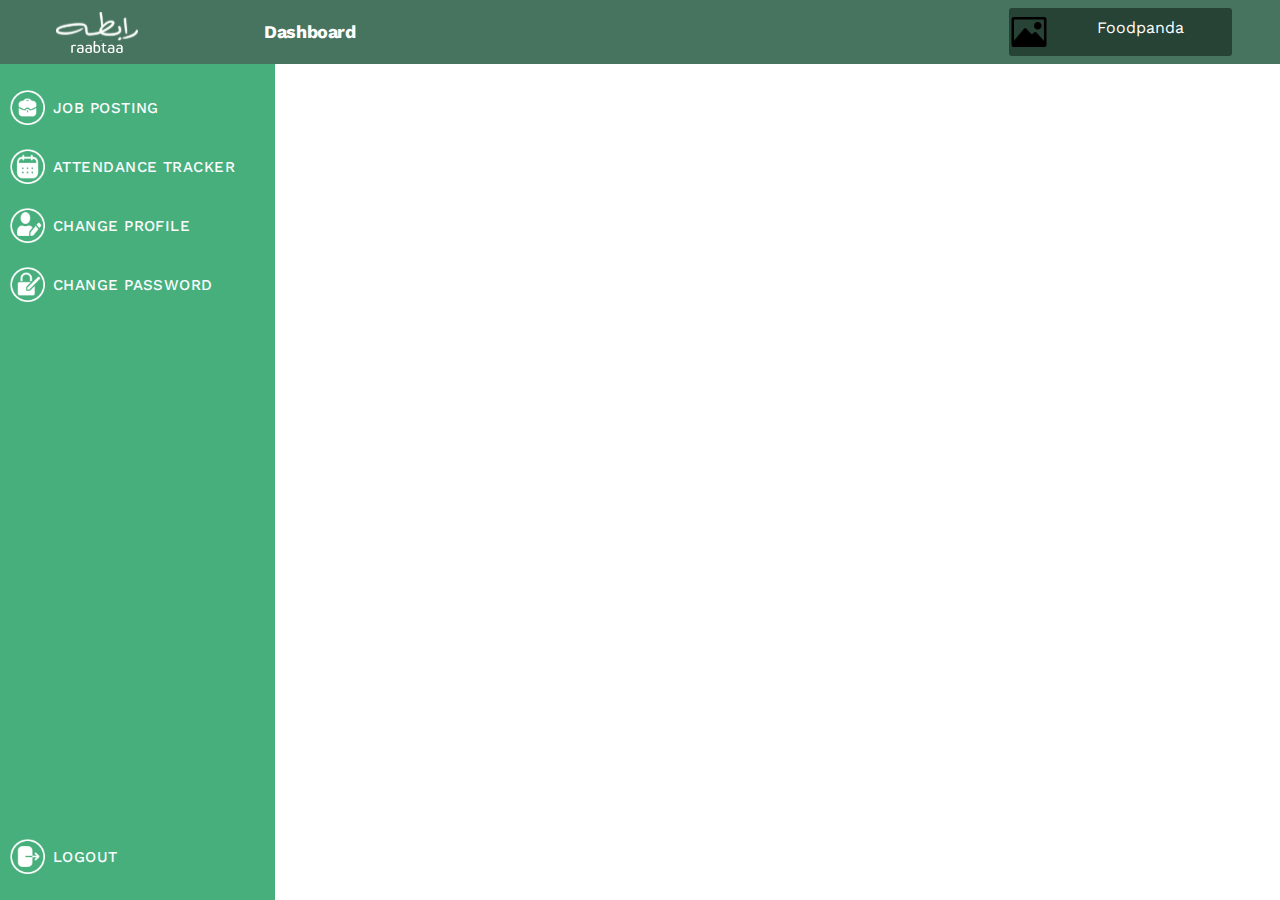
<file: pages/home.html>
<!DOCTYPE html>
<html lang="en">

<head>
    <meta charset="UTF-8">
    <meta http-equiv="X-UA-Compatible" content="IE=edge">
    <meta name="viewport" content="width=device-width, initial-scale=1.0">
    <link rel="shortcut icon" href="./../assests/img/logo.svg" type="image/x-icon">
    <link rel="stylesheet" href="https://fonts.googleapis.com/css?family=Work+Sans">
    <link rel="stylesheet" href="./../styles/main.css">

    <!-- Bootstrap -->
    <link rel="stylesheet" href="./../styles/bootstrap.css">
    <script src="./../js/bootstrap.bundle.js"></script>

    <!-- Jquery -->
    <script src="./../js/jquery.js"></script>

    <title>Home</title>
</head>

<body>
    <header class="secondary-bg px-5">
        <div class="d-flex align-items-center">
            <a href="home.html"><img src="./../assests/img/logo.svg" class="m-2" alt="site_logo" height="41"></a>
            <div style="margin-left: 70px;">
                <div class="ms-5 sub-title" id="sub-title">Dashboard</div>
            </div>
        </div>
        <div class="d-flex align-items-center justify-content-center third-bg" style="border-radius: 3px;">
            <img src="./../assests/img/img_symbol.svg" alt="profile_picture" width="40">
            <p class="text-white px-5 mt-2">Foodpanda</p>
        </div>
    </header>
    <main>
        <section class="side-bar primary-bg">
            <div class="categories">
                <a href="job-posting.html" class="text-decoration-none">
                    <div class="category">
                        <img src="./../assests/icons/JobPosting.svg" alt="icon">
                        <div class="ms-2">JOB POSTING</div>
                    </div>
                </a>
                <div class="category mt-4">
                    <img src="./../assests/icons/AttendanceTaker.svg" alt="icon">
                    <div class="ms-2">ATTENDANCE TRACKER</div>
                </div>
                <div class="category mt-4">
                    <img src="./../assests/icons/ChangeProfile.svg" alt="icon">
                    <div class="ms-2">CHANGE PROFILE</div>
                </div>
                <div class="category mt-4">
                    <img src="./../assests/icons/ChangePassword.svg" alt="icon">
                    <div class="ms-2">CHANGE PASSWORD</div>
                </div>
            </div>
            <div class="logout category">
                <a href="login.html" class="d-flex align-items-center text-decoration-none">
                    <img src="./../assests/icons/LogOUT.svg" alt="icon">
                    <div class="ms-2">LOGOUT</div>
                </a>
            </div>
        </section>
        <section>

        </section>
    </main>
</body>

</html>
</file>
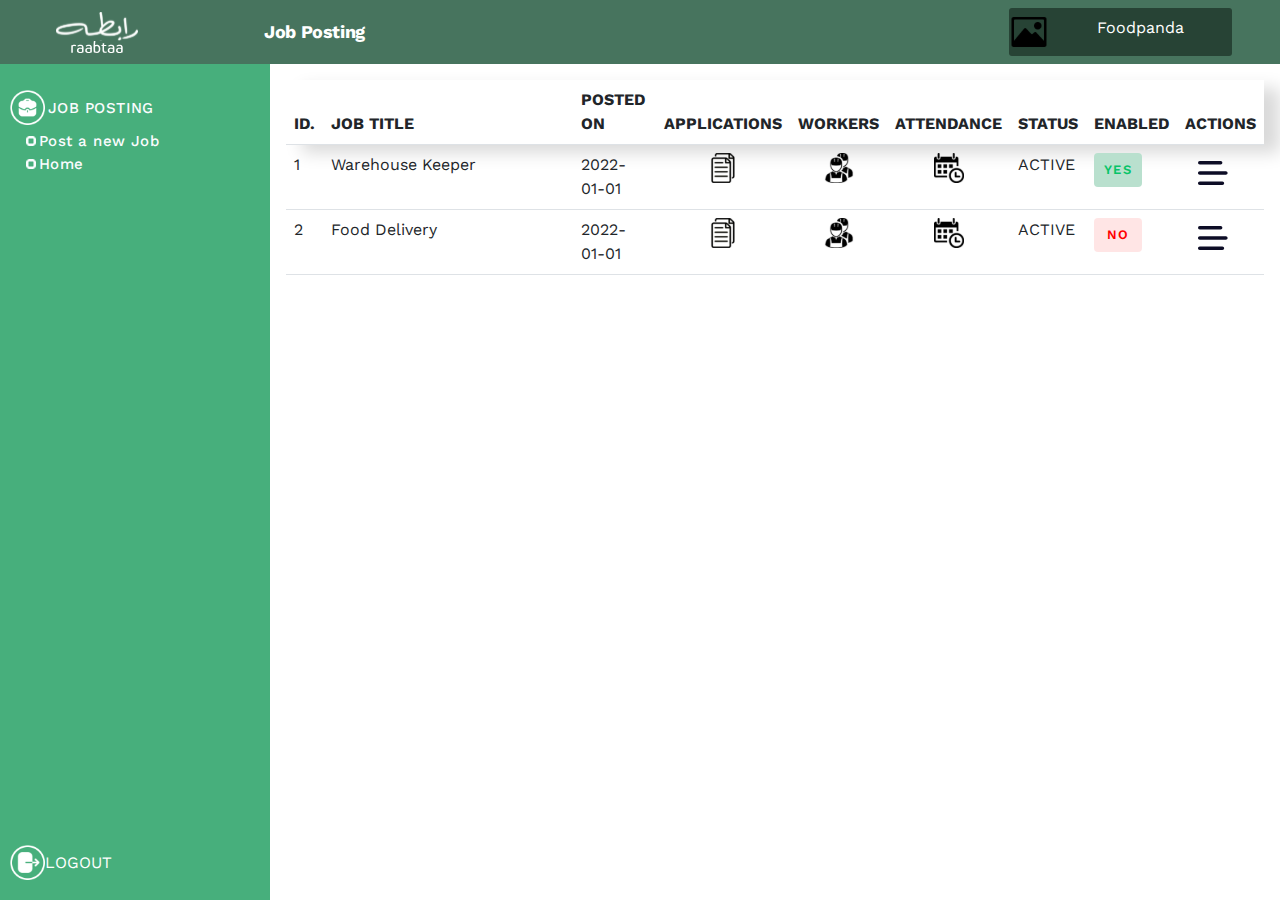
<file: pages/job-posting.html>
<!DOCTYPE html>
<html lang="en">

<head>
    <meta charset="UTF-8">
    <meta http-equiv="X-UA-Compatible" content="IE=edge">
    <meta name="viewport" content="width=device-width, initial-scale=1.0">
    <link rel="shortcut icon" href="./../assests/img/logo.svg" type="image/x-icon">
    <link rel="stylesheet" href="https://fonts.googleapis.com/css?family=Work+Sans">
    <link rel="stylesheet" href="./../styles/main.css">

    <!-- Bootstrap -->
    <link rel="stylesheet" href="./../styles/bootstrap.css">
    <script src="./../js/bootstrap.bundle.js"></script>

    <title>Job Posting</title>
</head>

<body>
    <header class="secondary-bg px-5">
        <div class="d-flex align-items-center">
            <a href="home.html"><img src="./../assests/img/logo.svg" class="m-2" alt="site_logo" height="41"></a>
            <div style="margin-left: 70px;">
                <div class="ms-5 sub-title" id="sub-title">Job Posting</div>
            </div>
        </div>
        <div class="d-flex align-items-center justify-content-center third-bg" style="border-radius: 3px;">
            <img src="./../assests/img/img_symbol.svg" alt="profile_picture" width="40">
            <p class="text-white px-5 mt-2">Foodpanda</p>
        </div>
    </header>
    <main class="d-flex">

        <!-- Side Bar -->
        <section class="side-bar primary-bg">
            <div class="categories">
                <div class="category">
                    <img src="./../assests/icons/JobPosting.svg" alt="icon">
                    <div>JOB POSTING</div>
                </div>
                <div class="subMenus ms-3">
                    <div class="subMenu">
                        <a href="job-posting-details.html" class="text-decoration-none d-flex">
                            <img src="./../assests/icons/SubMenu.svg" alt="icon">
                            <div>Post a new Job</div>
                        </a>
                    </div>
                    <div class="subMenu">
                        <img src="./../assests/icons/SubMenu.svg" alt="icon">
                        <div>Home</div>
                    </div>
                </div>
            </div>
            <a href="login.html" class="d-flex align-items-center text-decoration-none text-white">
                <img src="./../assests/icons/LogOUT.svg" alt="icon">
                <div>LOGOUT</div>
            </a>
        </section>

        <!-- Main -->
        <section class="p-3 w-100">
            <table class="table">
                <thead class="shadow">
                    <tr>
                        <th>ID.</th>
                        <th style="min-width: 250px">JOB TITLE</th>
                        <th>POSTED ON</th>
                        <th>APPLICATIONS</th>
                        <th>WORKERS</th>
                        <th>ATTENDANCE</th>
                        <th>STATUS</th>
                        <th>ENABLED</th>
                        <th>ACTIONS</th>
                    </tr>
                </thead>
                <tbody>
                    <tr>
                        <td>1</td>
                        <td>Warehouse Keeper</td>
                        <td>2022-01-01</td>
                        <td class="text-center"><img src="./../assests/icons/ICON_Applications.svg" alt="" width="30">
                        </td>
                        <td class="text-center"><img src="./../assests/icons/ICON_Workers.svg" alt="" width="30"></td>
                        <td class="text-center"><img src="./../assests/icons/ICON_Attaendance.svg" width="30"></td>
                        <td>ACTIVE</td>
                        <td>
                            <div class="enabled-btn enabled-yes">YES</div>
                        </td>
                        <td>
                            <div class="btn-group">
                                <button type="button" class="btn dropdown-toggle" data-bs-toggle="dropdown"
                                    aria-expanded="false">
                                    <img src="./../assests/icons/humburgerIcon.svg" width="30">
                                </button>
                                <ul class="dropdown-menu">
                                    <li><a class="dropdown-item" href="#">Edit</a></li>
                                    <li><a class="dropdown-item" href="#">Fulfilled</a></li>
                                    <li><a class="dropdown-item" href="#">Delete</a></li>
                                </ul>
                            </div>
                        </td>
                    </tr>

                    <tr>
                        <td>2</td>
                        <td>Food Delivery</td>
                        <td>2022-01-01</td>
                        <td class="text-center"><img src="./../assests/icons/ICON_Applications.svg" alt="" width="30">
                        </td>
                        <td class="text-center"><img src="./../assests/icons/ICON_Workers.svg" alt="" width="30"></td>
                        <td class="text-center"><img src="./../assests/icons/ICON_Attaendance.svg" width="30"></td>
                        <td>ACTIVE</td>
                        <td>
                            <div class="enabled-btn enabled-no">NO</div>
                        </td>
                        <td>
                            <div class="btn-group">
                                <button type="button" class="btn dropdown-toggle" data-bs-toggle="dropdown"
                                    aria-expanded="false">
                                    <img src="./../assests/icons/humburgerIcon.svg" width="30">
                                </button>
                                <ul class="dropdown-menu">
                                    <li><a class="dropdown-item" href="#">Edit</a></li>
                                    <li><a class="dropdown-item" href="#">Fulfilled</a></li>
                                    <li><a class="dropdown-item" href="#">Delete</a></li>
                                </ul>
                            </div>
                        </td>
                    </tr>
                </tbody>
            </table>
        </section>
    </main>
</body>

</html>
</file>
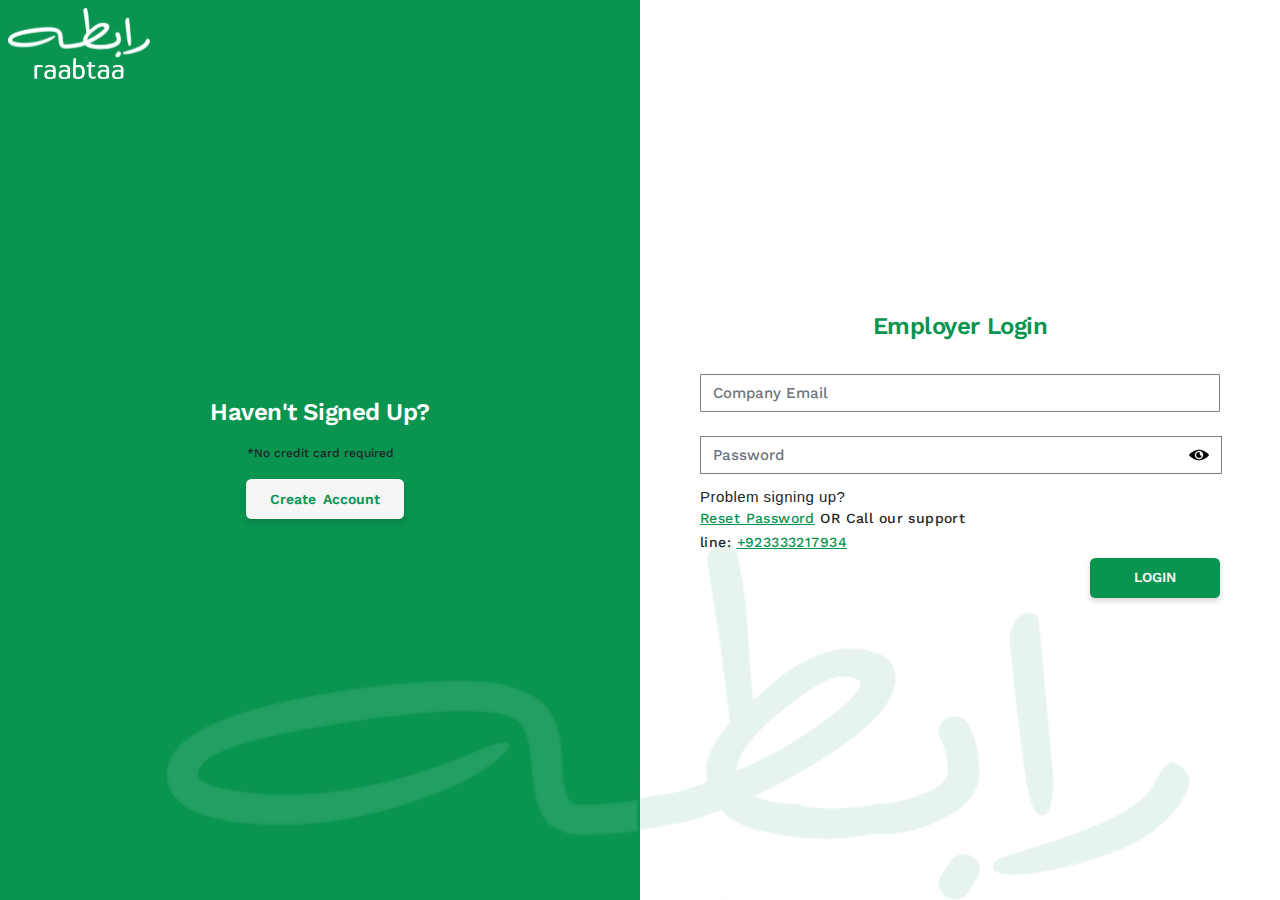
<file: pages/login.html>
<!DOCTYPE html>
<html lang="en">

<head>
    <meta charset="UTF-8">
    <meta http-equiv="X-UA-Compatible" content="IE=edge">
    <meta name="viewport" content="width=device-width, initial-scale=1.0">
    <link rel="shortcut icon" href="./../assests/img/logo.svg" type="image/x-icon">
    <link rel="stylesheet" href="https://fonts.googleapis.com/css?family=Work+Sans">
    <link rel="stylesheet" href="./../styles/main.css">
    <link rel="stylesheet" href="./../styles/auth.css">
    <link rel="stylesheet" href="./../styles/formInputs.css">

    <!-- Bootstrap -->
    <link rel="stylesheet" href="./../styles/bootstrap.css">
    <script src="./../js/bootstrap.bundle.js"></script>

    <!-- Jquery -->
    <script src="./../js/jquery.js"></script>

    <title>Login</title>
</head>

<body>
    <main class="w-100 position-relative" style="min-height: 100vh;">
        <!-- Left Green Section -->
        <section class="w-50 position-absolute primary-bg-auth h-100" style="left: 0; z-index: 2;">
            <img src="./../assests/img/logo.svg" class="m-2" alt="">
        </section>

        <section class="w-50 position-absolute h-100" style="left: 0; z-index: 4;">
            <div class="text-white d-flex flex-column justify-content-center align-items-center" style="height: 100vh;">
                <div class="form-side-header mt-2">Haven't Signed Up?</div>
                <div style="width: 522px;" class="form-side-sub-header mt-2 text-dark">*No credit card required</div>
                <a href="sign-up.html"><button class="button button-bg-white mt-3 px-4">
                        Create Account </button></a>
            </div>
        </section>

        <!-- Form Section -->
        <section
            class="w-50 container p-3 mb-2 position-absolute h-100 d-flex flex-column justify-content-center align-items-center"
            style="right: 0; overflow-y: auto; z-index: 4;">

            <!-- Form -->
            <form action="home.html" class="m-auto" style="width: 520px;">
                <!-- Header -->
                <h1 class="mb-4 form-header primary-txt text-center">Employer Login</h1>

                <!-- Email -->
                <div class="form-group">
                    <input type="text" placeholder="Company Email" class="form-control form-control-auth"
                        name="companyEmail">
                </div>

                <!-- Password -->
                <div class="input-group mt-4">
                    <input type="password" placeholder="Password" class="form-control input-group-form-control form-control-auth"
                    name="password" id="password">
                    <span class="input-group-text"><img onclick="passwordToggle('password')" id="passwordEye" src="./../assests/icons/eye.png" width="20"></span>
                </div>

                <!-- Form Footer -->
                <div class="form-footer-heading mt-3">
                    Problem signing up?
                </div>
                <div class="form-footer-body mt-2">
                    <a href="" class="primary-txt">Reset Password</a> OR Call our support <br><br>
                    line: <a href="tel:+923333217934" class="primary-txt">+923333217934</a>
                </div>

                <!-- Login button -->
                <div class="form-group">
                    <button type="submit" class="button button-bg-green">
                        LOGIN </button>
                </div>
            </form>
        </section>
        <div class="position-absolute fixed-bottom m-auto" style="z-index: 3;">
            <img src="./../assests/img/logo_bg.svg" width="80%" style="margin-left: 13%;">
        </div>
    </main>

</body>
<script src="./../js/togglePassword.js"></script>
</html>
</file>
<file: styles/main.css>
*::-webkit-scrollbar-track
{
	box-shadow: inset 0 0 6px rgba(0,0,0,0.3);
	border-radius: 10px;
	background-color: #F5F5F5;
}

*::-webkit-scrollbar
{
	width: 7px;
    height: 7px;
	background-color: #F5F5F5;
}

*::-webkit-scrollbar-thumb
{
	border-radius: 10px;
	box-shadow: inset 0 0 6px rgba(0,0,0,.3);
	background-color: #087942a9;
}

html {
    margin: 0;
    padding: 0;
    box-sizing: border-box;
    overflow-x: hidden;
    font-family: "Work Sans";
    user-select: none;
}

:root {
    --primary-color: #099450;
    --secondary-color: #094628;
    --third-color: #274335;
}

.form-header {
    font-size: 24px;
    font-weight: 600;
    line-height: 47px;
    letter-spacing: -0.02em;
}

.form-sub-header {
    font-size: 12px;
    font-weight: 500;
    line-height: 19px;
    letter-spacing: 0px;
}

.sub-title {
    margin-left: 270px;
    font-size: 18px;
    font-weight: 700;
    line-height: 42px;
    letter-spacing: -0.02em;
    text-align: left;
    color: white;
}

.label-form {
    margin-top: 4px;
    font-size: 13px;
    font-weight: 500;
    line-height: 15px;
    letter-spacing: 0px;
    text-align: center;
}

.primary-bg {
    background-color: rgba(9, 148, 80, 0.75);
}

.primary-bg-auth {
    background-color: var(--primary-color);
}

.secondary-bg {
    background-color: rgba(9, 70, 40, 0.75);
}

.third-bg {
    background-color: #274335 ;
}

.primary-txt {
    color: var(--primary-color);
}

header {
    height: 64px;
    display: flex;
    align-items: center;
    justify-content: space-between;
}

.side-bar {
    min-width: 270px;
    width: 275px;
    min-height: calc(100vh - 64px);
    display: flex;
    flex-direction: column;
    justify-content: space-between;
    padding-left: 10px;
    padding: 20px 10px;
}

.category {
    display: flex;
    align-items: center;
    margin: 6px 0;
    cursor: pointer;
}

.category div, .subMenu div {
    margin-left: 3px;
    font-size: 15px;
    font-weight: 500;
    line-height: 14px;
    letter-spacing: 0.03em;
    text-align: left;
    color: #FAFCFE;
    margin-left: 3px;
}

.subMenu {
    display: flex;
    align-items: center;
    margin: 9px 0;
    cursor: pointer;
}

.steps {
    width: 250px;
    margin: auto;
    height: 300px;
    background-color: #DEEFE7;
    border-radius: 4px;
    margin-top: 10%;
    color: black;
    opacity: 1 !important;
}

.step-header {
    font-size: 18px;
    font-weight: 700;
    line-height: 14px;
    letter-spacing: 0.03em;
    text-align: center;
}

.progress-bar-parent {
    width: 165px;
    height: 5px;
    border-radius: 50px;
    background-color: #FFFFFF;
}

.progressBar {
    height: 100%;
    background-color: #19944F;
    border-radius: 50px;
}

.step-txt {
    display: flex;
    align-items: center;
}

.step-txt div {
    font-size: 10px;
    font-weight: 400;
    line-height: 12px;
    letter-spacing: 0px;
    text-align: left;
}

.label-job-form {
    font-size: 20px;
    font-weight: bold;
    line-height: 23px;
    letter-spacing: 1.5px;
    text-align: left;
}

.question {
    width: 1039px;
}

.answerWithOptions {
    width: 520px;
    font-size: 14px;
    font-weight: 500;
    line-height: 20px;
    letter-spacing: 0.02em;
}

.enabled-btn {
    width: 48px;
    height: 34px;
    font-size: 13px;
    font-weight: 600;
    line-height: 12px;
    letter-spacing: 1.5px;
    text-align: center;
    display: flex;
    align-items: center;
    justify-content: center;
    border-radius: 4px;
}

.enabled-yes {
    background-color: #B9E0CE;
    color: #08C468;
}

.enabled-no {
    background-color: rgba(255, 0, 0, 0.1);
    color: #FF0000;
}

.sub-title-2 {
    color: white;
}
</file>
<file: styles/auth.css>
.form-side-header {
    font-size: 24px;
    font-weight: 600;
    line-height: 47px;
    letter-spacing: -0.02em;
}

.form-side-sub-header {
    font-size: 12px;
    font-weight: 500;
    line-height: 19px;
    letter-spacing: 0px;
    text-align: center;
}

.form-side-footer {
    font-size: 12px;
    font-weight: 500;
    line-height: 14px;
    letter-spacing: 0.03em;
    text-align: center;
}

.form-side-sub-footer {
    font-size: 12px;
    font-weight: 500;
    line-height: 12px;
    letter-spacing: 0.03em;
    text-align: center;
}

.form-footer-heading {
    font-family: sans-serif;
    font-size: 15px;
    font-weight: 500;
    line-height: 14px;
    letter-spacing: 0.03em;
    text-align: left;
}

.form-footer-body {
    font-size: 14px;
    font-weight: 500;
    line-height: 12px;
    letter-spacing: 0.03em;
    text-align: left;
}
</file>
<file: styles/formInputs.css>
.numberstyle {
    background-color: #72BE96;
}

.numberstyle-qty {
    width: 130px;
    height: 32px;
    display: flex;
    justify-content: center;
    align-items: center;
    position: relative;
    border-radius: 2px;
    border: 1px solid #094628;
    color: #FAFCFE;
    background-color: #72BE96;
    overflow: hidden;
    box-shadow: 0 3px 6px rgba(#FAFCFE, 0.25);
}

.numberstyle-qty input,
.numberstyle-qty .qty-btn {
    display: flex;
    justify-content: center;
    align-items: center;
    float: left;
    padding: 0;
    margin: 0;
    border: 0px;
    text-align: center;
    outline: 0;
    box-shadow: 0px;
}

.numberstyle-qty .qty-btn {
    width: 40px;
    font-size: 18px;
    cursor: pointer;
    z-index: 2;
    user-select: none;
    transition: all 250ms ease;
}

.numberstyle-qty .qty-btn.disabled {
    cursor: default;
    color: rgba(#FAFCFE, 0.5);
}

.numberstyle-qty input {
    width: 50px;
    border-left: 0;
    border-right: 0;
    color: #FAFCFE;
    font-size: 15px;
    font-weight: 700;
    z-index: 1;
}

.numberstyle-qty input:focus {
    outline: 0;
    box-shadow: 0px;
}

.numberstyle-qty input[type=number]::-webkit-inner-spin-button,
.numberstyle-qty input[type=number]::-webkit-outer-spin-button {
    margin: 0;
}

.action-btn-qty {
    width: 14px;
    height: 14px;
    background-color: #094628;
    display: flex;
    align-items: center;
    justify-content: center;
}

.details2-action {
    background-color: #8ACCAE;
    height: 41px;
    display: flex;
    align-items: center;
    justify-content: center;
    box-shadow: 4px 2px 4px rgba(0, 0, 0, 0.06), 4px 4px 6px rgba(0, 0, 0, 0.1);
    border-radius: 4px;
    padding: 2px 10px;
    font-weight: 600;
    font-size: 16px;
    line-height: 19px;
    color: #1D2F25;
}

.question {
    background-color: #E1EEE8;
    padding: 10px;
    width: 900px;
}

.question-header {
    font-weight: 600;
    font-size: 16px;
    line-height: 19px;
    color: #1D2F25;
}

.input-guide {
    font-size: 11.5px;
    font-weight: 550;
    line-height: 10px;
    margin-top: 8px
}

.button {
    float: right;
    margin-left: 10px;
    min-width: 130px;
    font-size: 14px;
    font-weight: 600;
    line-height: 25px;
    word-spacing: 3px;
    height: 40px;
    float: right;
    border: none;
    box-shadow: 0px 2px 4px rgba(0, 0, 0, 0.06), 0px 4px 6px rgba(0, 0, 0, 0.1);
    border-radius: 5.33333px;
}

.button-bg-green {
    background-color: #099450;
    color: #F5F5F5;
}

.button-bg-white {
    color: #099450;
    background-color: #F5F5F5;
}
</file>
